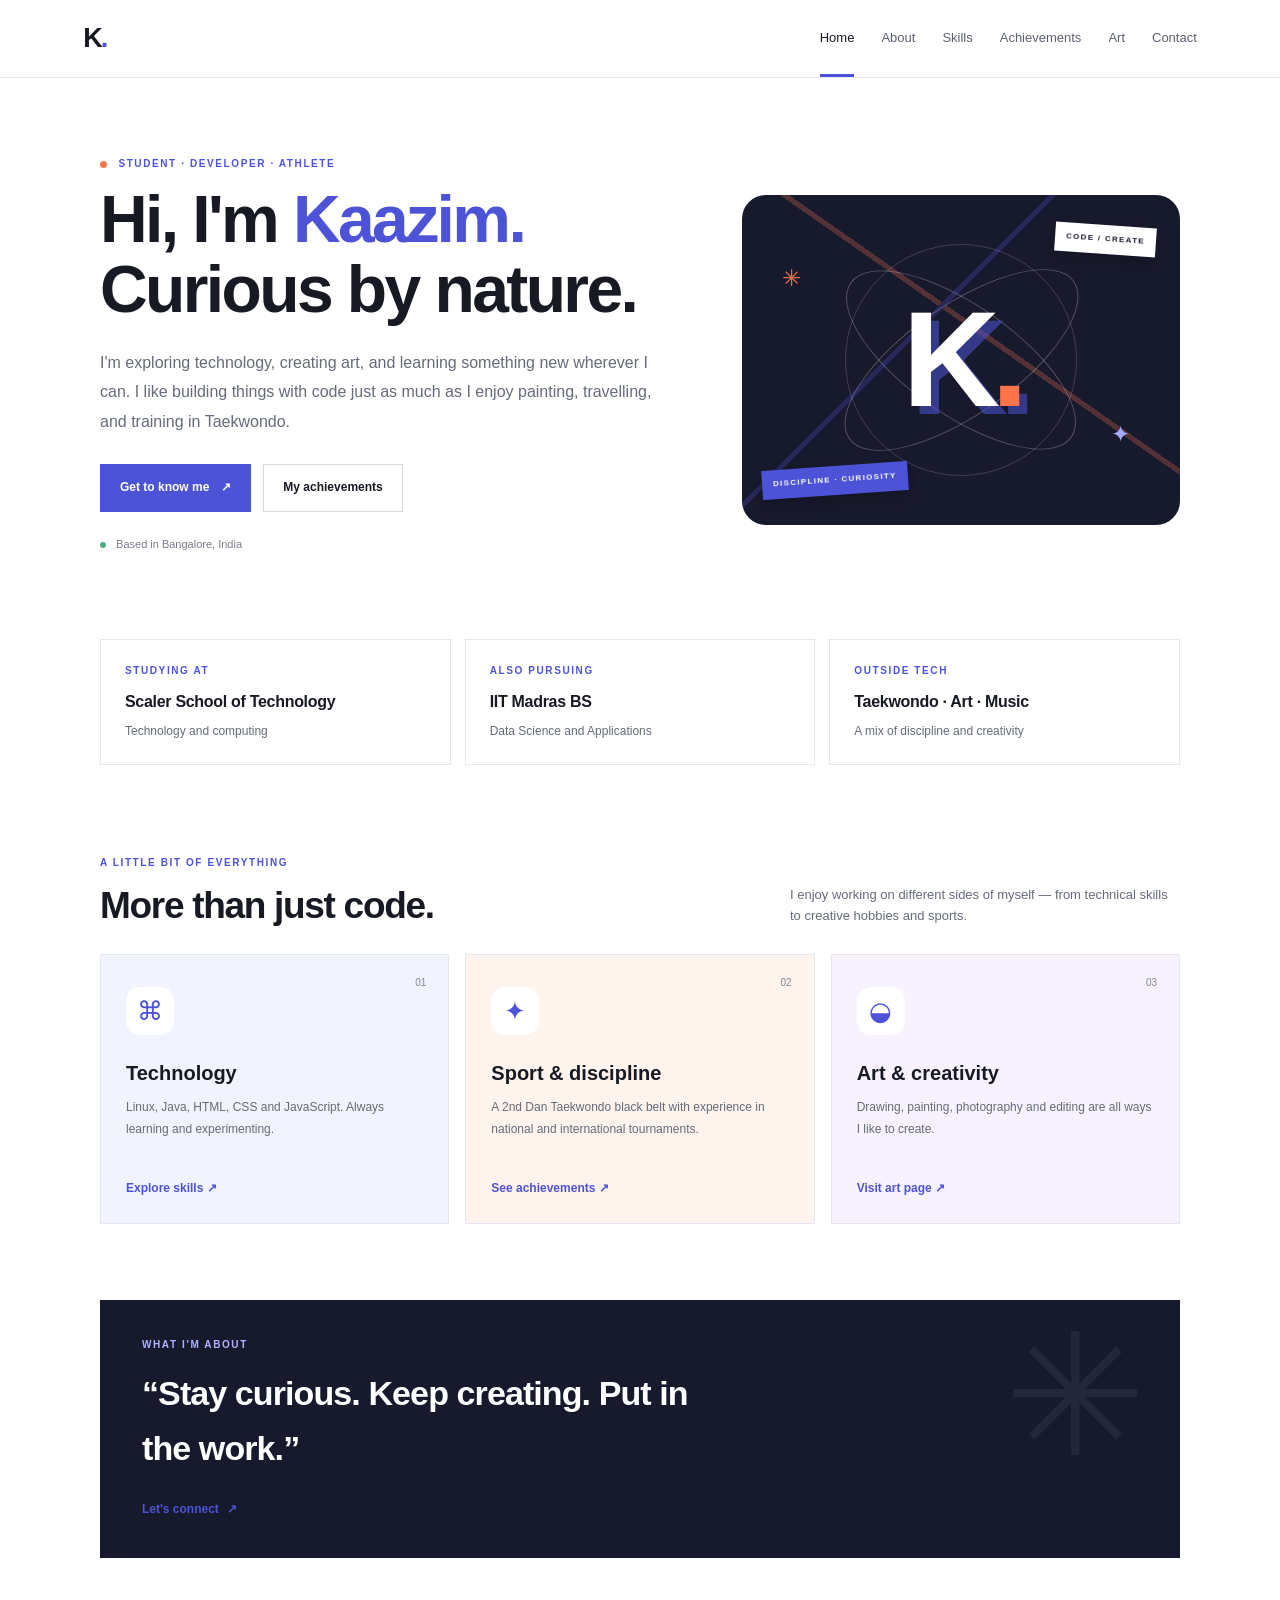
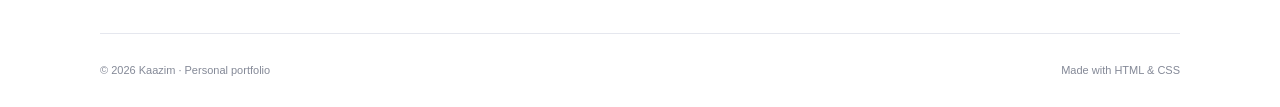
<file: index.html>
<!DOCTYPE html>
<html lang="en">
<head>
  <meta charset="UTF-8">
  <meta name="viewport" content="width=device-width, initial-scale=1.0">
  <title>Kaazim | Personal Portfolio</title>
  <link rel="stylesheet" href="style.css">
</head>
<body>
  <header class="site-header">
    <a class="logo" href="index.html">K<span>.</span></a>
    <nav class="main-nav" aria-label="Main navigation">
      <a class="active" href="index.html">Home</a>
      <a href="about.html">About</a>
      <a href="skills.html">Skills</a>
      <a href="achievements.html">Achievements</a>
      <a href="art.html">Art</a>
      <a href="contact.html">Contact</a>
    </nav>
  </header>

  <main>
    <section class="hero wrap">
      <div class="hero-copy">
        <p class="eyebrow"><span class="eyebrow-dot"></span> STUDENT · DEVELOPER · ATHLETE</p>
        <h1>Hi, I'm <span class="accent">Kaazim.</span><br>Curious by nature.</h1>
        <p class="hero-text">I'm exploring technology, creating art, and learning something new wherever I can. I like building things with code just as much as I enjoy painting, travelling, and training in Taekwondo.</p>
        <div class="button-row">
          <a class="button button-primary" href="about.html">Get to know me <span>↗</span></a>
          <a class="button button-outline" href="achievements.html">My achievements</a>
        </div>
        <p class="location-line"><span class="location-dot"></span> Based in Bangalore, India</p>
      </div>
      <div class="hero-art" aria-label="Decorative portfolio graphic">
        <div class="orbit orbit-one"></div>
        <div class="orbit orbit-two"></div>
        <div class="hero-initial">K<span>.</span></div>
        <div class="float-note note-top">CODE / CREATE</div>
        <div class="float-note note-bottom">DISCIPLINE · CURIOSITY</div>
        <div class="tiny-star star-one">✳</div>
        <div class="tiny-star star-two">✦</div>
      </div>
    </section>

    <section class="quick-facts wrap">
      <article class="fact-card"><p class="small-label">STUDYING AT</p><h2>Scaler School of Technology</h2><p>Technology and computing</p></article>
      <article class="fact-card"><p class="small-label">ALSO PURSUING</p><h2>IIT Madras BS</h2><p>Data Science and Applications</p></article>
      <article class="fact-card"><p class="small-label">OUTSIDE TECH</p><h2>Taekwondo · Art · Music</h2><p>A mix of discipline and creativity</p></article>
    </section>

    <section class="section wrap">
      <div class="section-heading">
        <div><p class="eyebrow">A LITTLE BIT OF EVERYTHING</p><h2>More than just code.</h2></div>
        <p class="section-intro">I enjoy working on different sides of myself — from technical skills to creative hobbies and sports.</p>
      </div>
      <div class="feature-grid">
        <a class="feature-card feature-blue" href="skills.html"><span class="feature-number">01</span><span class="feature-icon">⌘</span><h3>Technology</h3><p>Linux, Java, HTML, CSS and JavaScript. Always learning and experimenting.</p><span class="card-link">Explore skills ↗</span></a>
        <a class="feature-card feature-orange" href="achievements.html"><span class="feature-number">02</span><span class="feature-icon">✦</span><h3>Sport & discipline</h3><p>A 2nd Dan Taekwondo black belt with experience in national and international tournaments.</p><span class="card-link">See achievements ↗</span></a>
        <a class="feature-card feature-violet" href="art.html"><span class="feature-number">03</span><span class="feature-icon">◒</span><h3>Art & creativity</h3><p>Drawing, painting, photography and editing are all ways I like to create.</p><span class="card-link">Visit art page ↗</span></a>
      </div>
    </section>

    <section class="quote-band wrap">
      <p class="eyebrow">WHAT I'M ABOUT</p>
      <p class="quote-text">“Stay curious. Keep creating. Put in the work.”</p>
      <a class="text-link" href="contact.html">Let's connect <span>↗</span></a>
    </section>
  </main>

  <footer class="site-footer wrap"><p>© 2026 Kaazim · Personal portfolio</p><p>Made with HTML & CSS</p></footer>
</body>
</html>
</file>
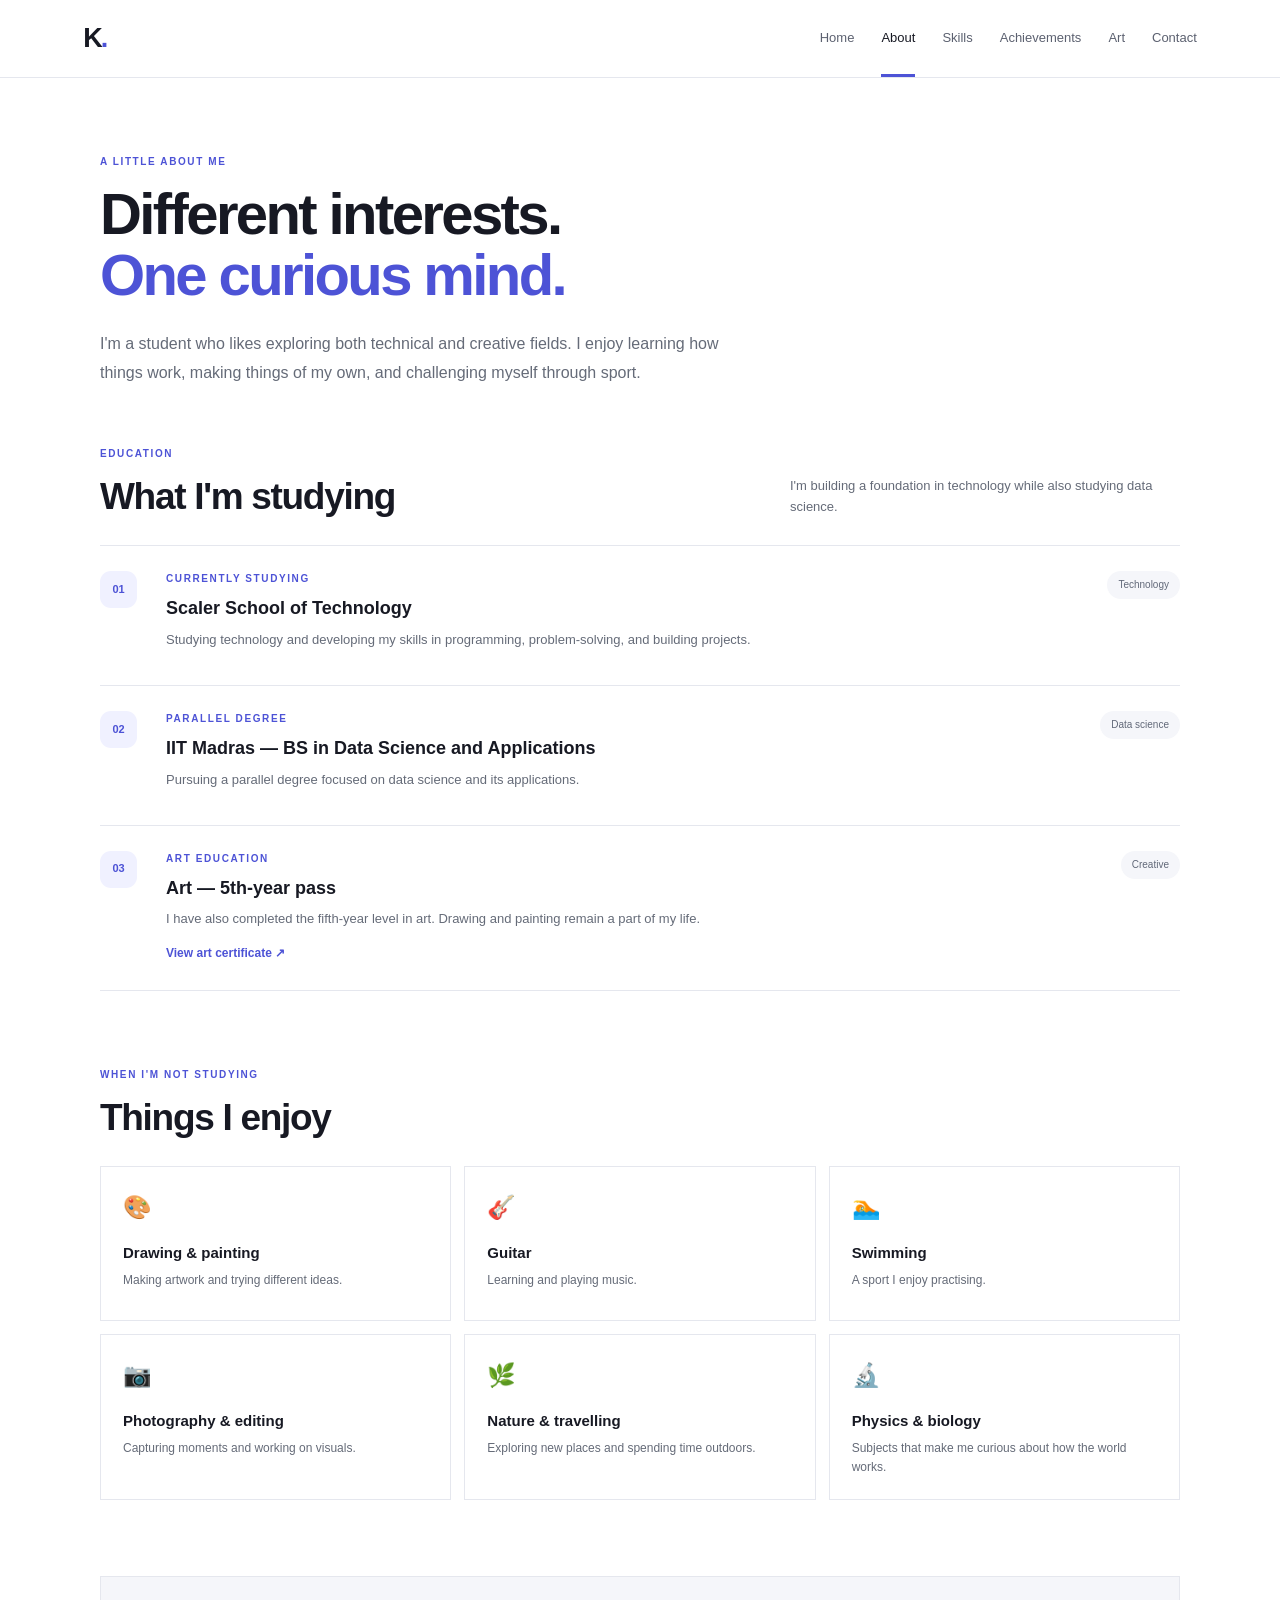
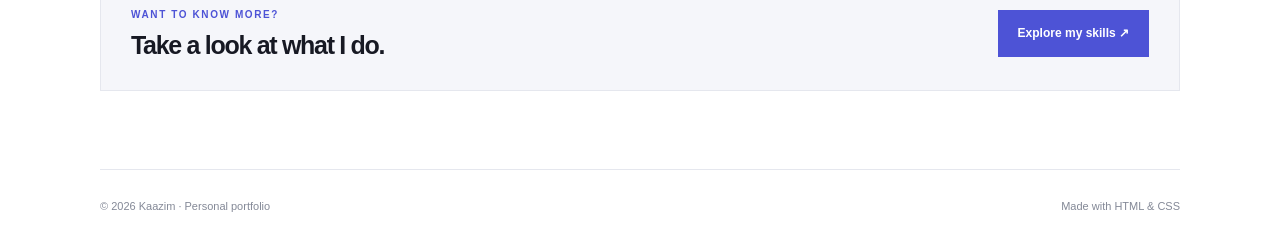
<file: about.html>
<!DOCTYPE html>
<html lang="en">
<head>
  <meta charset="UTF-8">
  <meta name="viewport" content="width=device-width, initial-scale=1.0">
  <title>About | Kaazim</title>
  <link rel="stylesheet" href="style.css">
</head>
<body>
  <header class="site-header">
    <a class="logo" href="index.html">K<span>.</span></a>
    <nav class="main-nav" aria-label="Main navigation">
      <a href="index.html">Home</a><a class="active" href="about.html">About</a><a href="skills.html">Skills</a><a href="achievements.html">Achievements</a><a href="art.html">Art</a><a href="contact.html">Contact</a>
    </nav>
  </header>
  <main class="wrap page-main">
    <section class="page-hero"><p class="eyebrow">A LITTLE ABOUT ME</p><h1>Different interests.<br><span class="accent">One curious mind.</span></h1><p class="page-lead">I'm a student who likes exploring both technical and creative fields. I enjoy learning how things work, making things of my own, and challenging myself through sport.</p></section>

    <section class="content-section">
      <div class="section-heading"><div><p class="eyebrow">EDUCATION</p><h2>What I'm studying</h2></div><p class="section-intro">I'm building a foundation in technology while also studying data science.</p></div>
      <div class="education-list">
        <article class="education-card"><div class="timeline-mark">01</div><div><p class="small-label">CURRENTLY STUDYING</p><h3>Scaler School of Technology</h3><p>Studying technology and developing my skills in programming, problem-solving, and building projects.</p></div><span class="tag">Technology</span></article>
        <article class="education-card"><div class="timeline-mark">02</div><div><p class="small-label">PARALLEL DEGREE</p><h3>IIT Madras — BS in Data Science and Applications</h3><p>Pursuing a parallel degree focused on data science and its applications.</p></div><span class="tag">Data science</span></article>
        <article class="education-card"><div class="timeline-mark">03</div><div><p class="small-label">ART EDUCATION</p><h3>Art — 5th-year pass</h3><p>I have also completed the fifth-year level in art. Drawing and painting remain a part of my life.</p><a class="text-link" href="https://photos.app.goo.gl/27GoSBvR2mU8kCiF9" target="_blank" rel="noopener noreferrer">View art certificate ↗</a></div><span class="tag">Creative</span></article>
      </div>
    </section>

    <section class="content-section">
      <div class="section-heading"><div><p class="eyebrow">WHEN I'M NOT STUDYING</p><h2>Things I enjoy</h2></div></div>
      <div class="interest-grid">
        <article class="interest-card"><span>🎨</span><h3>Drawing & painting</h3><p>Making artwork and trying different ideas.</p></article>
        <article class="interest-card"><span>🎸</span><h3>Guitar</h3><p>Learning and playing music.</p></article>
        <article class="interest-card"><span>🏊</span><h3>Swimming</h3><p>A sport I enjoy practising.</p></article>
        <article class="interest-card"><span>📷</span><h3>Photography & editing</h3><p>Capturing moments and working on visuals.</p></article>
        <article class="interest-card"><span>🌿</span><h3>Nature & travelling</h3><p>Exploring new places and spending time outdoors.</p></article>
        <article class="interest-card"><span>🔬</span><h3>Physics & biology</h3><p>Subjects that make me curious about how the world works.</p></article>
      </div>
    </section>
    <div class="bottom-cta"><div><p class="eyebrow">WANT TO KNOW MORE?</p><h2>Take a look at what I do.</h2></div><a class="button button-primary" href="skills.html">Explore my skills ↗</a></div>
  </main>
  <footer class="site-footer wrap"><p>© 2026 Kaazim · Personal portfolio</p><p>Made with HTML & CSS</p></footer>
</body>
</html>
</file>
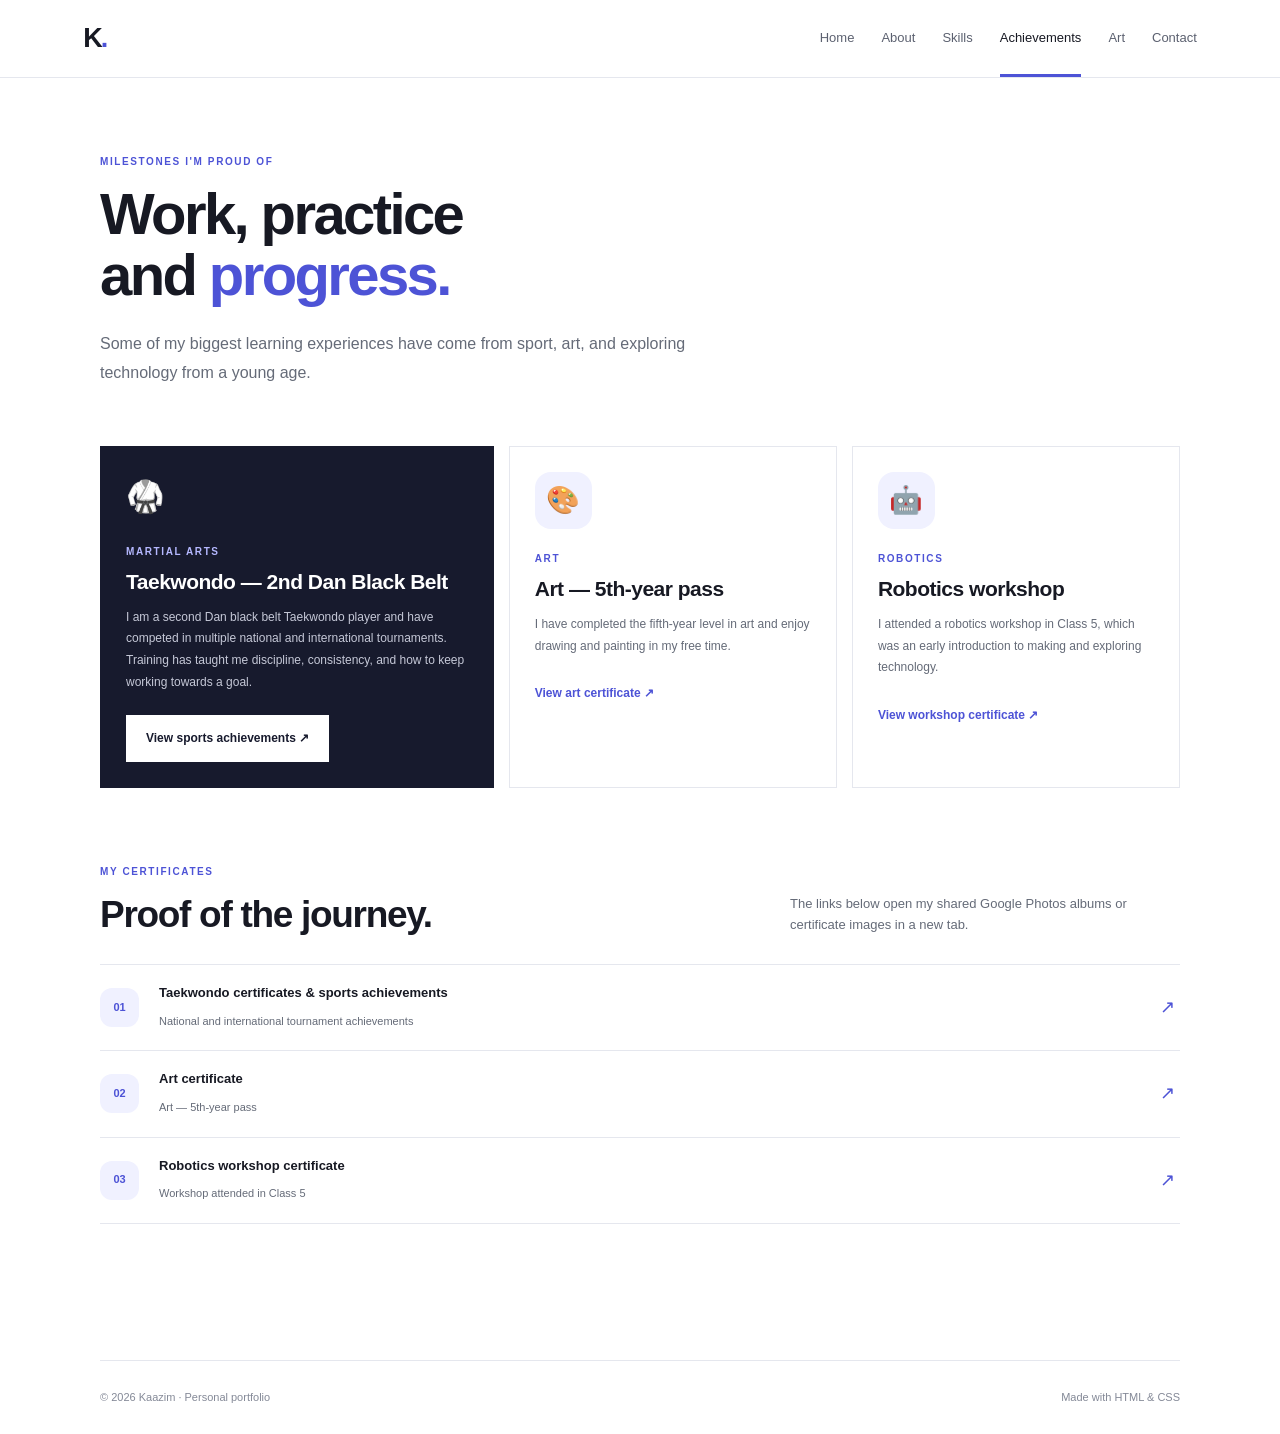
<file: achievements.html>
<!DOCTYPE html>
<html lang="en">
<head>
  <meta charset="UTF-8">
  <meta name="viewport" content="width=device-width, initial-scale=1.0">
  <title>Achievements | Kaazim</title>
  <link rel="stylesheet" href="style.css">
</head>
<body>
  <header class="site-header">
    <a class="logo" href="index.html">K<span>.</span></a>
    <nav class="main-nav" aria-label="Main navigation">
      <a href="index.html">Home</a><a href="about.html">About</a><a href="skills.html">Skills</a><a class="active" href="achievements.html">Achievements</a><a href="art.html">Art</a><a href="contact.html">Contact</a>
    </nav>
  </header>
  <main class="wrap page-main">
    <section class="page-hero"><p class="eyebrow">MILESTONES I'M PROUD OF</p><h1>Work, practice<br>and <span class="accent">progress.</span></h1><p class="page-lead">Some of my biggest learning experiences have come from sport, art, and exploring technology from a young age.</p></section>
    <section class="content-section achievement-grid">
      <article class="achievement-card main-achievement"><div class="achievement-symbol">🥋</div><p class="small-label">MARTIAL ARTS</p><h2>Taekwondo — 2nd Dan Black Belt</h2><p>I am a second Dan black belt Taekwondo player and have competed in multiple national and international tournaments. Training has taught me discipline, consistency, and how to keep working towards a goal.</p><a class="button button-light" href="https://photos.app.goo.gl/nwgV3AuLtT1JZhz67" target="_blank" rel="noopener noreferrer">View sports achievements ↗</a></article>
      <article class="achievement-card"><div class="achievement-symbol pale-symbol">🎨</div><p class="small-label">ART</p><h2>Art — 5th-year pass</h2><p>I have completed the fifth-year level in art and enjoy drawing and painting in my free time.</p><a class="text-link" href="https://photos.app.goo.gl/27GoSBvR2mU8kCiF9" target="_blank" rel="noopener noreferrer">View art certificate ↗</a></article>
      <article class="achievement-card"><div class="achievement-symbol pale-symbol">🤖</div><p class="small-label">ROBOTICS</p><h2>Robotics workshop</h2><p>I attended a robotics workshop in Class 5, which was an early introduction to making and exploring technology.</p><a class="text-link" href="https://photos.app.goo.gl/hW6c19dxDdfuroeK9" target="_blank" rel="noopener noreferrer">View workshop certificate ↗</a></article>
    </section>
    <section class="content-section"><div class="section-heading"><div><p class="eyebrow">MY CERTIFICATES</p><h2>Proof of the journey.</h2></div><p class="section-intro">The links below open my shared Google Photos albums or certificate images in a new tab.</p></div><div class="certificate-list"><a href="https://photos.app.goo.gl/nwgV3AuLtT1JZhz67" target="_blank" rel="noopener noreferrer"><span class="certificate-icon">01</span><span><strong>Taekwondo certificates & sports achievements</strong><small>National and international tournament achievements</small></span><span class="arrow">↗</span></a><a href="https://photos.app.goo.gl/27GoSBvR2mU8kCiF9" target="_blank" rel="noopener noreferrer"><span class="certificate-icon">02</span><span><strong>Art certificate</strong><small>Art — 5th-year pass</small></span><span class="arrow">↗</span></a><a href="https://photos.app.goo.gl/hW6c19dxDdfuroeK9" target="_blank" rel="noopener noreferrer"><span class="certificate-icon">03</span><span><strong>Robotics workshop certificate</strong><small>Workshop attended in Class 5</small></span><span class="arrow">↗</span></a></div></section>
  </main>
  <footer class="site-footer wrap"><p>© 2026 Kaazim · Personal portfolio</p><p>Made with HTML & CSS</p></footer>
</body>
</html>
</file>
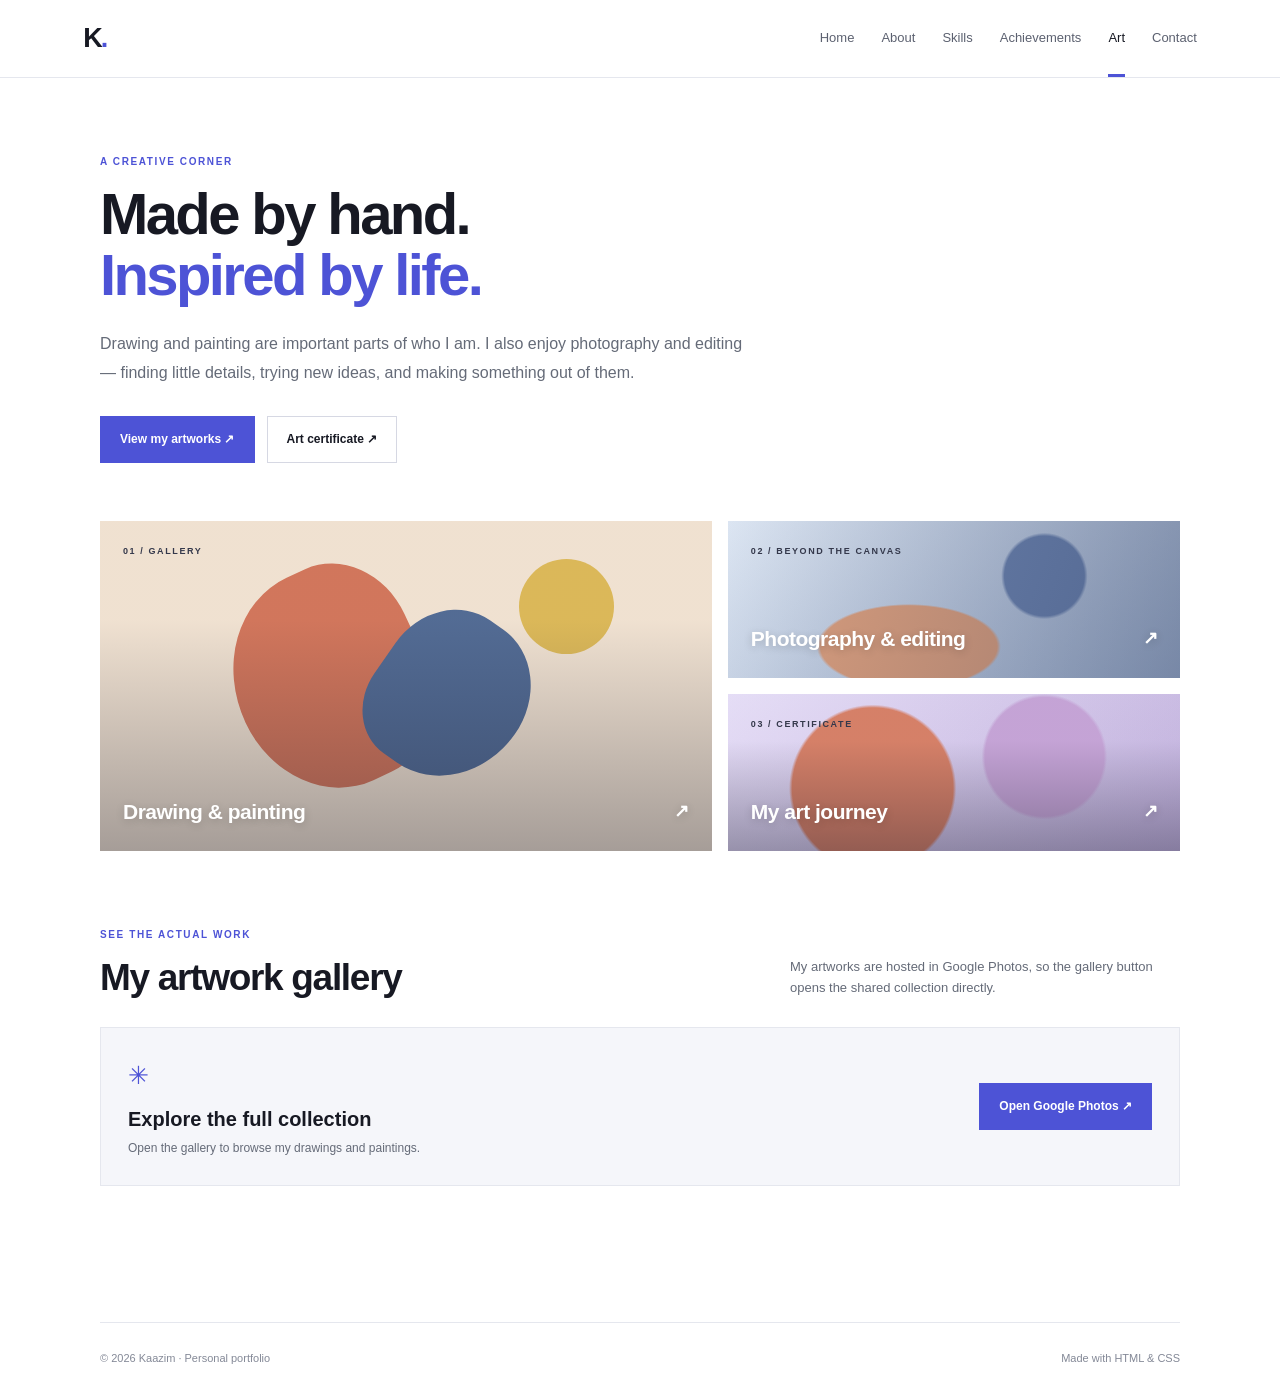
<file: art.html>
<!DOCTYPE html>
<html lang="en">
<head>
  <meta charset="UTF-8">
  <meta name="viewport" content="width=device-width, initial-scale=1.0">
  <title>Art & Creativity | Kaazim</title>
  <link rel="stylesheet" href="style.css">
</head>
<body>
  <header class="site-header">
    <a class="logo" href="index.html">K<span>.</span></a>
    <nav class="main-nav" aria-label="Main navigation">
      <a href="index.html">Home</a><a href="about.html">About</a><a href="skills.html">Skills</a><a href="achievements.html">Achievements</a><a class="active" href="art.html">Art</a><a href="contact.html">Contact</a>
    </nav>
  </header>
  <main class="wrap page-main">
    <section class="page-hero"><p class="eyebrow">A CREATIVE CORNER</p><h1>Made by hand.<br><span class="accent">Inspired by life.</span></h1><p class="page-lead">Drawing and painting are important parts of who I am. I also enjoy photography and editing — finding little details, trying new ideas, and making something out of them.</p><div class="button-row"><a class="button button-primary" href="https://photos.app.goo.gl/7Mr7DbwCWNEZx73t9" target="_blank" rel="noopener noreferrer">View my artworks ↗</a><a class="button button-outline" href="https://photos.app.goo.gl/27GoSBvR2mU8kCiF9" target="_blank" rel="noopener noreferrer">Art certificate ↗</a></div></section>
    <section class="content-section art-panels">
      <a class="art-panel art-panel-one" href="https://photos.app.goo.gl/7Mr7DbwCWNEZx73t9" target="_blank" rel="noopener noreferrer"><span class="art-shape shape-one"></span><span class="art-shape shape-two"></span><span class="art-shape shape-three"></span><span class="panel-count">01 / GALLERY</span><span class="panel-title">Drawing & painting <b>↗</b></span></a>
      <div class="art-side-panels"><a class="art-panel art-panel-two" href="about.html"><span class="panel-count">02 / BEYOND THE CANVAS</span><span class="panel-title">Photography & editing <b>↗</b></span></a><a class="art-panel art-panel-three" href="https://photos.app.goo.gl/27GoSBvR2mU8kCiF9" target="_blank" rel="noopener noreferrer"><span class="panel-count">03 / CERTIFICATE</span><span class="panel-title">My art journey <b>↗</b></span></a></div>
    </section>
    <section class="content-section"><div class="section-heading"><div><p class="eyebrow">SEE THE ACTUAL WORK</p><h2>My artwork gallery</h2></div><p class="section-intro">My artworks are hosted in Google Photos, so the gallery button opens the shared collection directly.</p></div><div class="gallery-callout"><div><span class="gallery-icon">✳</span><h3>Explore the full collection</h3><p>Open the gallery to browse my drawings and paintings.</p></div><a class="button button-primary" href="https://photos.app.goo.gl/7Mr7DbwCWNEZx73t9" target="_blank" rel="noopener noreferrer">Open Google Photos ↗</a></div></section>
  </main>
  <footer class="site-footer wrap"><p>© 2026 Kaazim · Personal portfolio</p><p>Made with HTML & CSS</p></footer>
</body>
</html>
</file>
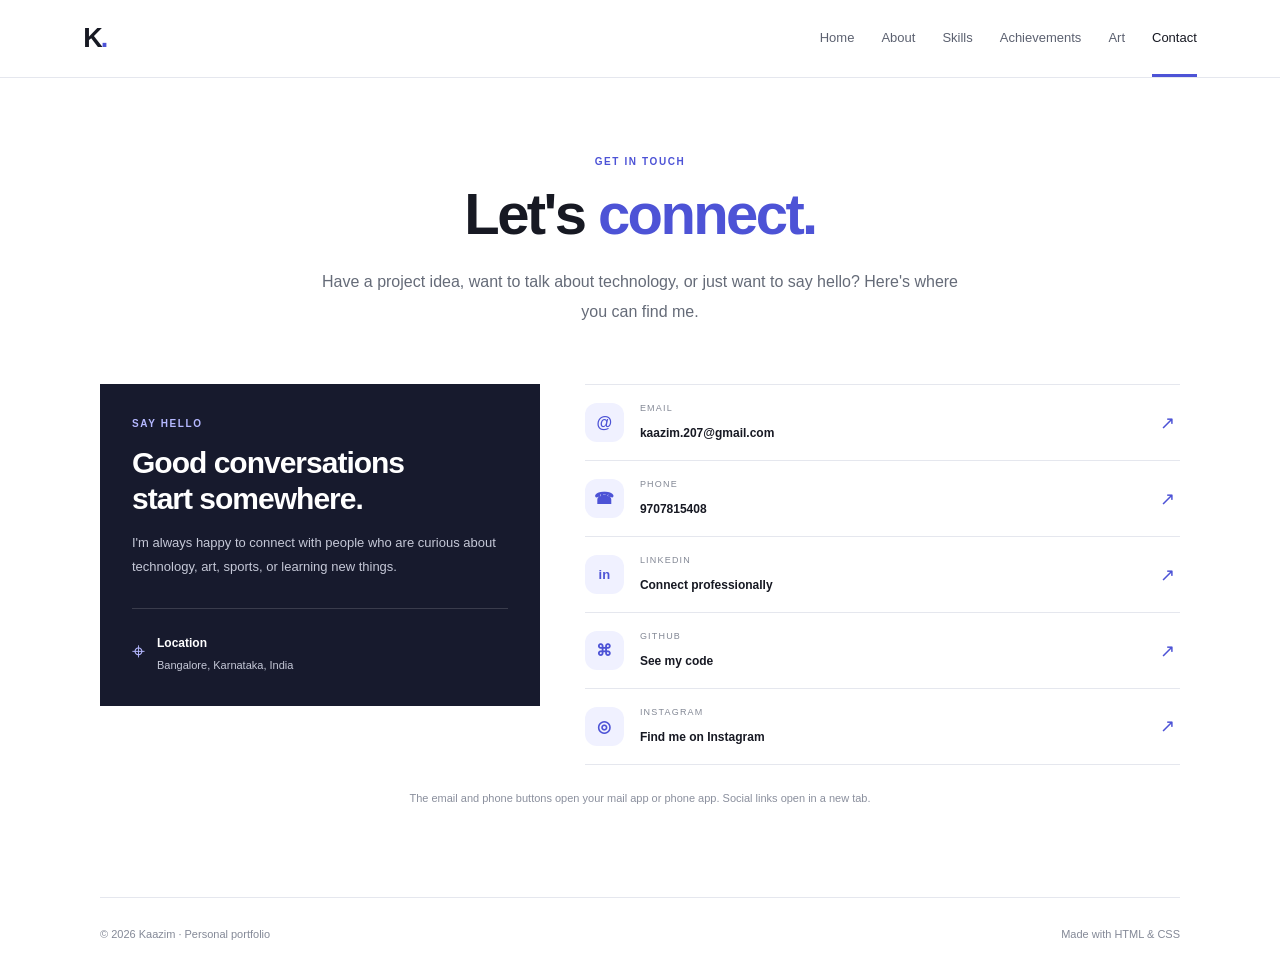
<file: contact.html>
<!DOCTYPE html>
<html lang="en">
<head>
  <meta charset="UTF-8">
  <meta name="viewport" content="width=device-width, initial-scale=1.0">
  <title>Contact | Kaazim</title>
  <link rel="stylesheet" href="style.css">
</head>
<body>
  <header class="site-header">
    <a class="logo" href="index.html">K<span>.</span></a>
    <nav class="main-nav" aria-label="Main navigation">
      <a href="index.html">Home</a><a href="about.html">About</a><a href="skills.html">Skills</a><a href="achievements.html">Achievements</a><a href="art.html">Art</a><a class="active" href="contact.html">Contact</a>
    </nav>
  </header>
  <main class="wrap page-main contact-main">
    <section class="page-hero centered-hero"><p class="eyebrow">GET IN TOUCH</p><h1>Let's <span class="accent">connect.</span></h1><p class="page-lead">Have a project idea, want to talk about technology, or just want to say hello? Here's where you can find me.</p></section>
    <section class="contact-layout">
      <div class="contact-note"><p class="eyebrow">SAY HELLO</p><h2>Good conversations<br>start somewhere.</h2><p>I'm always happy to connect with people who are curious about technology, art, sports, or learning new things.</p><div class="contact-location"><span>⌖</span><div><strong>Location</strong><p>Bangalore, Karnataka, India</p></div></div></div>
      <div class="contact-links">
        <a class="contact-link" href="mailto:kaazim.207@gmail.com"><span class="contact-icon">@</span><span><small>EMAIL</small><strong>kaazim.207@gmail.com</strong></span><span class="arrow">↗</span></a>
        <a class="contact-link" href="tel:+919707815408"><span class="contact-icon">☎</span><span><small>PHONE</small><strong>9707815408</strong></span><span class="arrow">↗</span></a>
        <a class="contact-link" href="https://www.linkedin.com/in/abtahee-kaazim-53943342b/" target="_blank" rel="noopener noreferrer"><span class="contact-icon contact-in">in</span><span><small>LINKEDIN</small><strong>Connect professionally</strong></span><span class="arrow">↗</span></a>
        <a class="contact-link" href="https://github.com/kaazim207-sudo" target="_blank" rel="noopener noreferrer"><span class="contact-icon">⌘</span><span><small>GITHUB</small><strong>See my code</strong></span><span class="arrow">↗</span></a>
        <a class="contact-link" href="https://instagram.com/_kaaazimmmm_/" target="_blank" rel="noopener noreferrer"><span class="contact-icon">◎</span><span><small>INSTAGRAM</small><strong>Find me on Instagram</strong></span><span class="arrow">↗</span></a>
      </div>
    </section>
    <p class="contact-small-note">The email and phone buttons open your mail app or phone app. Social links open in a new tab.</p>
  </main>
  <footer class="site-footer wrap"><p>© 2026 Kaazim · Personal portfolio</p><p>Made with HTML & CSS</p></footer>
</body>
</html>
</file>
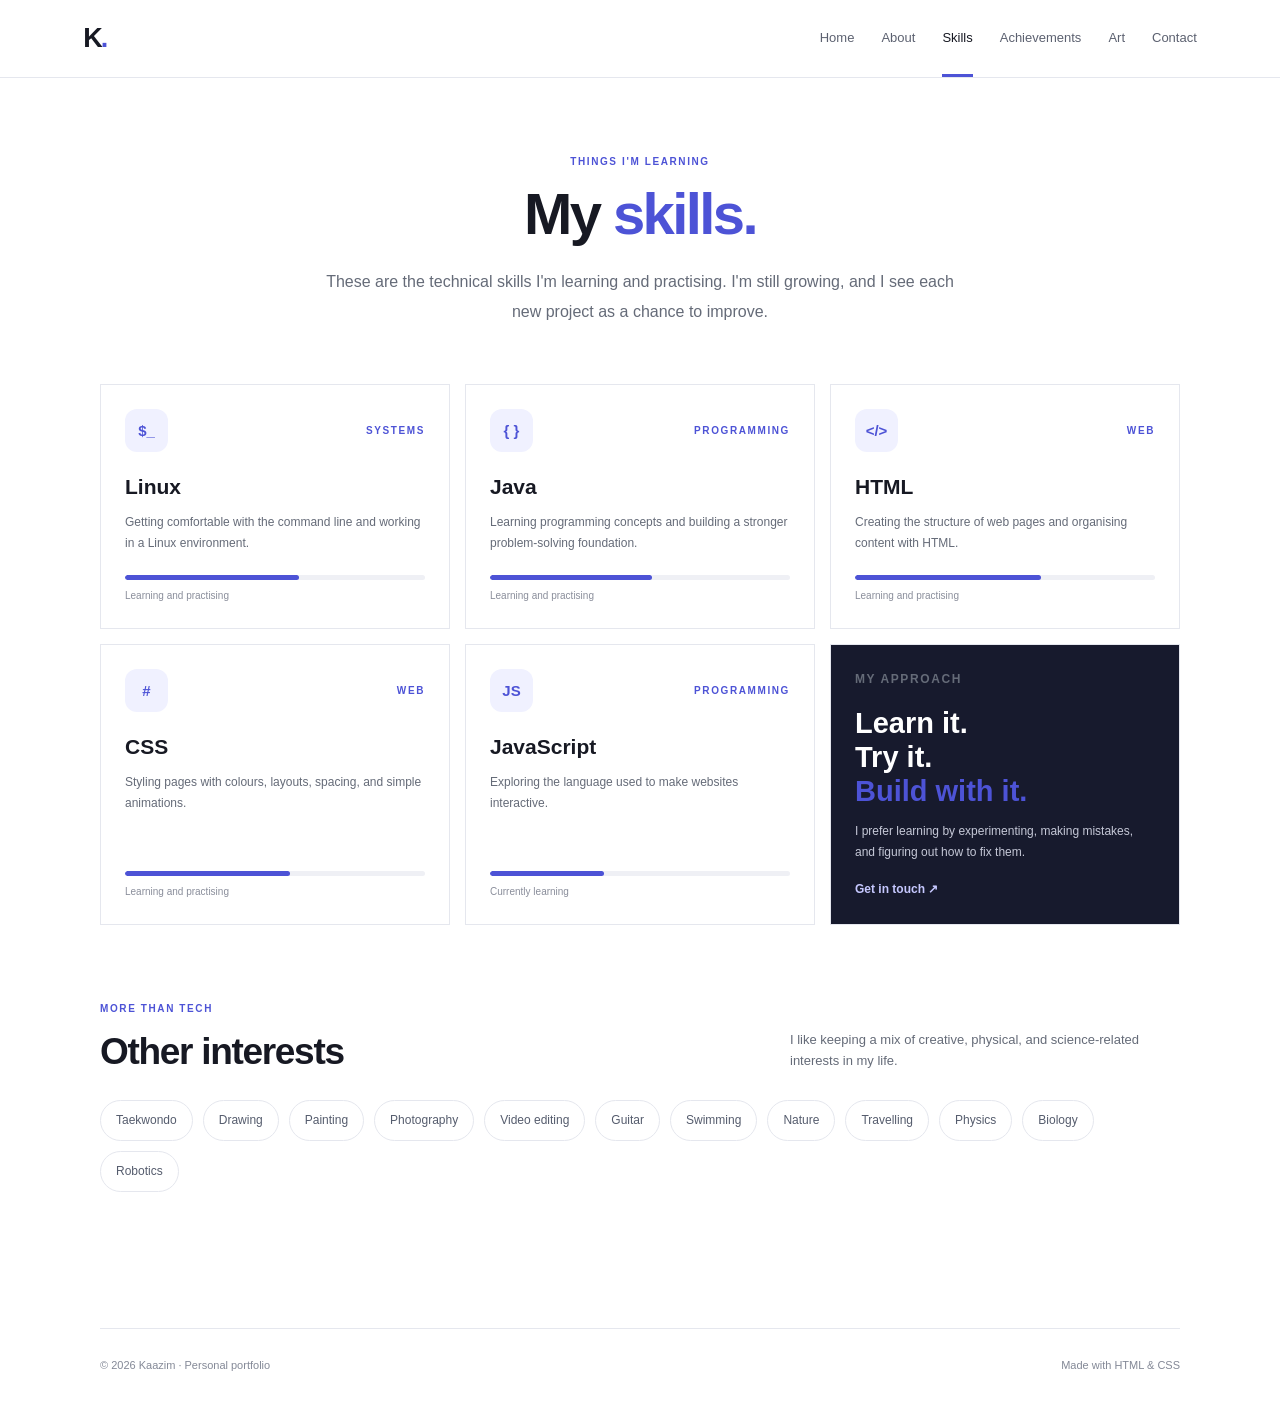
<file: skills.html>
<!DOCTYPE html>
<html lang="en">
<head>
  <meta charset="UTF-8">
  <meta name="viewport" content="width=device-width, initial-scale=1.0">
  <title>Skills | Kaazim</title>
  <link rel="stylesheet" href="style.css">
</head>
<body>
  <header class="site-header">
    <a class="logo" href="index.html">K<span>.</span></a>
    <nav class="main-nav" aria-label="Main navigation">
      <a href="index.html">Home</a><a href="about.html">About</a><a class="active" href="skills.html">Skills</a><a href="achievements.html">Achievements</a><a href="art.html">Art</a><a href="contact.html">Contact</a>
    </nav>
  </header>
  <main class="wrap page-main">
    <section class="page-hero centered-hero"><p class="eyebrow">THINGS I'M LEARNING</p><h1>My <span class="accent">skills.</span></h1><p class="page-lead">These are the technical skills I'm learning and practising. I'm still growing, and I see each new project as a chance to improve.</p></section>
    <section class="content-section skill-grid">
      <article class="skill-card"><div class="skill-top"><span class="skill-icon">$_</span><p class="small-label">SYSTEMS</p></div><h2>Linux</h2><p>Getting comfortable with the command line and working in a Linux environment.</p><div class="skill-line"><span style="width: 58%"></span></div><p class="skill-caption">Learning and practising</p></article>
      <article class="skill-card"><div class="skill-top"><span class="skill-icon">{ }</span><p class="small-label">PROGRAMMING</p></div><h2>Java</h2><p>Learning programming concepts and building a stronger problem-solving foundation.</p><div class="skill-line"><span style="width: 54%"></span></div><p class="skill-caption">Learning and practising</p></article>
      <article class="skill-card"><div class="skill-top"><span class="skill-icon">&lt;/&gt;</span><p class="small-label">WEB</p></div><h2>HTML</h2><p>Creating the structure of web pages and organising content with HTML.</p><div class="skill-line"><span style="width: 62%"></span></div><p class="skill-caption">Learning and practising</p></article>
      <article class="skill-card"><div class="skill-top"><span class="skill-icon">#</span><p class="small-label">WEB</p></div><h2>CSS</h2><p>Styling pages with colours, layouts, spacing, and simple animations.</p><div class="skill-line"><span style="width: 55%"></span></div><p class="skill-caption">Learning and practising</p></article>
      <article class="skill-card"><div class="skill-top"><span class="skill-icon">JS</span><p class="small-label">PROGRAMMING</p></div><h2>JavaScript</h2><p>Exploring the language used to make websites interactive.</p><div class="skill-line"><span style="width: 38%"></span></div><p class="skill-caption">Currently learning</p></article>
      <article class="skill-card skill-note"><p class="eyebrow">MY APPROACH</p><h2>Learn it.<br>Try it.<br><span class="accent">Build with it.</span></h2><p>I prefer learning by experimenting, making mistakes, and figuring out how to fix them.</p><a class="text-link" href="contact.html">Get in touch ↗</a></article>
    </section>
    <section class="content-section"><div class="section-heading"><div><p class="eyebrow">MORE THAN TECH</p><h2>Other interests</h2></div><p class="section-intro">I like keeping a mix of creative, physical, and science-related interests in my life.</p></div><div class="tag-cloud"><span>Taekwondo</span><span>Drawing</span><span>Painting</span><span>Photography</span><span>Video editing</span><span>Guitar</span><span>Swimming</span><span>Nature</span><span>Travelling</span><span>Physics</span><span>Biology</span><span>Robotics</span></div></section>
  </main>
  <footer class="site-footer wrap"><p>© 2026 Kaazim · Personal portfolio</p><p>Made with HTML & CSS</p></footer>
</body>
</html>
</file>
<file: style.css>
/* Main styles for Kaazim's portfolio. Change the colours here if you want a different look. */
:root {
  --ink: #171923;
  --muted: #656b78;
  --paper: #ffffff;
  --soft: #f5f6fa;
  --line: #e5e7ee;
  --blue: #4d53d6;
  --blue-dark: #373cb1;
  --orange: #ff744b;
  --navy: #171a2d;
  --radius: 18px;
}

* { box-sizing: border-box; }
html { scroll-behavior: smooth; }
body { margin: 0; background: var(--paper); color: var(--ink); font-family: Arial, Helvetica, sans-serif; line-height: 1.6; }
a { color: inherit; text-decoration: none; }
.site-header { min-height: 76px; padding: 0 6.5%; display: flex; align-items: center; justify-content: space-between; gap: 24px; border-bottom: 1px solid var(--line); background: rgba(255,255,255,0.96); position: sticky; top: 0; z-index: 10; }
.logo { font-size: 27px; font-weight: 800; letter-spacing: -2px; }
.logo span, .accent { color: var(--blue); }
.main-nav { display: flex; align-items: center; gap: 27px; flex-wrap: wrap; }
.main-nav a { color: #5c6170; font-size: 13px; padding: 28px 0 25px; border-bottom: 3px solid transparent; transition: color .2s ease, border-color .2s ease; }
.main-nav a:hover, .main-nav a.active { color: var(--ink); border-bottom-color: var(--blue); }
.wrap { width: min(1080px, 87%); margin: 0 auto; }
.hero { padding-top: 78px; padding-bottom: 75px; min-height: 500px; display: grid; grid-template-columns: 1.15fr .85fr; align-items: center; gap: 50px; }
.eyebrow, .small-label { font-size: 10px; letter-spacing: 1.6px; font-weight: 700; color: var(--blue); margin: 0 0 13px; }
.eyebrow-dot, .location-dot { display: inline-block; height: 7px; width: 7px; border-radius: 50%; background: var(--orange); margin-right: 7px; vertical-align: middle; }
h1, h2, h3, p { margin-top: 0; }
h1 { font-size: clamp(42px, 5.3vw, 66px); line-height: 1.06; letter-spacing: -2.6px; margin-bottom: 23px; }
.hero-text, .page-lead { font-size: 16px; line-height: 1.85; color: var(--muted); max-width: 555px; }
.button-row { display: flex; gap: 12px; flex-wrap: wrap; margin-top: 28px; }
.button { display: inline-flex; align-items: center; justify-content: center; gap: 12px; padding: 13px 19px; border: 1px solid var(--blue); font-size: 12px; font-weight: 700; transition: transform .2s ease, background .2s ease, box-shadow .2s ease; }
.button:hover { transform: translateY(-3px); box-shadow: 0 7px 18px rgba(42,45,95,.12); }
.button-primary { background: var(--blue); color: #fff; }
.button-primary:hover { background: var(--blue-dark); }
.button-outline { background: #fff; color: var(--ink); border-color: #d6d8e3; }
.location-line { margin-top: 24px; color: #777d89; font-size: 11px; }
.location-dot { background: #4caf83; height: 6px; width: 6px; }
.hero-art { position: relative; height: 330px; border-radius: 24px; background: var(--navy); display: grid; place-items: center; overflow: hidden; isolation: isolate; animation: rise-in .7s ease both; }
.hero-art:before { content: ""; position: absolute; inset: 0; opacity: .26; background: linear-gradient(135deg, transparent 40%, #4d53d6 40%, #4d53d6 41%, transparent 41%), linear-gradient(35deg, transparent 56%, #ff744b 56%, #ff744b 57%, transparent 57%); }
.hero-art:after { content: ""; width: 230px; height: 230px; position: absolute; border-radius: 50%; border: 1px solid rgba(255,255,255,.17); }
.hero-initial { font-size: 135px; font-weight: 800; letter-spacing: -9px; color: #fff; position: relative; z-index: 2; text-shadow: 8px 8px 0 rgba(77,83,214,.55); }
.hero-initial span { color: var(--orange); }
.orbit { position: absolute; border: 1px solid rgba(255,255,255,.25); border-radius: 50%; z-index: 1; }
.orbit-one { width: 275px; height: 110px; transform: rotate(-35deg); }
.orbit-two { width: 270px; height: 110px; transform: rotate(35deg); }
.float-note { position: absolute; z-index: 3; background: #fff; padding: 8px 11px; font-size: 8px; letter-spacing: 1.3px; font-weight: 700; color: var(--navy); box-shadow: 0 6px 15px rgba(0,0,0,.2); }
.note-top { top: 30px; right: 24px; transform: rotate(4deg); }
.note-bottom { bottom: 30px; left: 20px; color: #fff; background: var(--blue); transform: rotate(-4deg); }
.tiny-star { position: absolute; color: var(--orange); font-size: 23px; z-index: 2; }
.star-one { top: 65px; left: 40px; }.star-two { right: 50px; bottom: 72px; color: #a4a8ff; }
.quick-facts { display: grid; grid-template-columns: repeat(3, 1fr); gap: 14px; margin-bottom: 90px; }
.fact-card { padding: 23px 24px; border: 1px solid var(--line); background: #fff; transition: border-color .2s ease, transform .2s ease; }
.fact-card:hover { border-color: #c4c7f7; transform: translateY(-3px); }
.fact-card .small-label { margin-bottom: 10px; }
.fact-card h2 { font-size: 16px; margin-bottom: 7px; letter-spacing: -.3px; }
.fact-card p:last-child { color: var(--muted); font-size: 12px; margin-bottom: 0; }
.section { padding-bottom: 76px; }
.section-heading { display: flex; justify-content: space-between; align-items: end; gap: 30px; margin-bottom: 26px; }
.section-heading h2, .bottom-cta h2 { margin-bottom: 0; font-size: clamp(27px, 3.2vw, 37px); letter-spacing: -1.3px; line-height: 1.2; }
.section-intro { max-width: 390px; color: var(--muted); font-size: 13px; margin-bottom: 2px; }
.feature-grid { display: grid; grid-template-columns: repeat(3, 1fr); gap: 16px; }
.feature-card { position: relative; min-height: 270px; border: 1px solid var(--line); padding: 25px; display: flex; flex-direction: column; align-items: flex-start; transition: transform .25s ease, box-shadow .25s ease; overflow: hidden; }
.feature-card:hover { transform: translateY(-5px); box-shadow: 0 14px 30px rgba(27,31,55,.08); }
.feature-blue { background: #f1f3ff; }.feature-orange { background: #fff3ee; }.feature-violet { background: #f8f2ff; }
.feature-number { position: absolute; top: 20px; right: 22px; font-size: 10px; color: #818697; }
.feature-icon { font-size: 26px; width: 48px; height: 48px; display: grid; place-items: center; background: #fff; border-radius: 14px; margin: 7px 0 22px; color: var(--blue); }
.feature-card h3 { font-size: 20px; margin-bottom: 8px; }
.feature-card p { font-size: 12px; line-height: 1.8; color: var(--muted); margin-bottom: 18px; }
.card-link, .text-link { color: var(--blue); font-size: 12px; font-weight: 700; margin-top: auto; }
.card-link { padding-top: 5px; }.text-link span { padding-left: 5px; }
.quote-band { background: var(--navy); color: #fff; padding: 37px 42px; margin-bottom: 75px; position: relative; overflow: hidden; }
.quote-band:after { content: "✳"; position: absolute; right: 34px; top: -40px; font-size: 170px; color: rgba(255,255,255,.06); }
.quote-band .eyebrow { color: #aeb2ff; }.quote-text { font-size: clamp(23px, 3vw, 34px); font-weight: 700; letter-spacing: -.9px; max-width: 600px; margin-bottom: 20px; }
.site-footer { min-height: 74px; display: flex; justify-content: space-between; align-items: center; gap: 16px; border-top: 1px solid var(--line); color: #848997; font-size: 11px; }
.site-footer p { margin-bottom: 0; }
/* Inner pages */
.page-main { padding-bottom: 60px; }
.page-hero { padding: 76px 0 58px; max-width: 790px; }
.page-hero h1 { font-size: clamp(40px, 5vw, 58px); }
.page-lead { max-width: 650px; margin-bottom: 0; }
.centered-hero { text-align: center; margin-left: auto; margin-right: auto; }
.centered-hero .page-lead { margin-left: auto; margin-right: auto; }
.content-section { margin-bottom: 76px; }
.education-list { border-top: 1px solid var(--line); }
.education-card { padding: 25px 0; display: grid; grid-template-columns: 48px 1fr auto; gap: 18px; align-items: start; border-bottom: 1px solid var(--line); }
.timeline-mark { width: 37px; height: 37px; border-radius: 11px; background: #f0f1ff; color: var(--blue); display: grid; place-items: center; font-size: 11px; font-weight: 700; }
.education-card .small-label { margin-bottom: 7px; }
.education-card h3 { font-size: 18px; margin-bottom: 7px; }
.education-card p:not(.small-label) { color: var(--muted); font-size: 13px; max-width: 630px; margin-bottom: 9px; }
.tag { display: inline-block; background: var(--soft); color: #626979; border-radius: 30px; padding: 6px 11px; font-size: 10px; white-space: nowrap; }
.interest-grid { display: grid; grid-template-columns: repeat(3, 1fr); gap: 13px; }
.interest-card { border: 1px solid var(--line); padding: 22px; min-height: 155px; transition: transform .2s ease, border-color .2s ease; }
.interest-card:hover { transform: translateY(-3px); border-color: #c8caf5; }
.interest-card span { font-size: 23px; display: inline-block; margin-bottom: 15px; }
.interest-card h3 { font-size: 15px; margin-bottom: 6px; }
.interest-card p { font-size: 12px; color: var(--muted); margin-bottom: 0; }
.bottom-cta { padding: 30px; border: 1px solid var(--line); background: var(--soft); display: flex; justify-content: space-between; align-items: center; gap: 20px; margin-bottom: 18px; }
.bottom-cta .eyebrow { margin-bottom: 7px; }
.bottom-cta h2 { font-size: 25px; }
.skill-grid { display: grid; grid-template-columns: repeat(3, 1fr); gap: 15px; }
.skill-card { padding: 24px; border: 1px solid var(--line); min-height: 245px; display: flex; flex-direction: column; align-items: flex-start; transition: transform .2s ease, box-shadow .2s ease; }
.skill-card:hover { transform: translateY(-4px); box-shadow: 0 12px 25px rgba(20,25,45,.06); }
.skill-top { display: flex; align-items: center; justify-content: space-between; width: 100%; gap: 10px; margin-bottom: 18px; }
.skill-top .small-label { margin-bottom: 0; }
.skill-icon { width: 43px; height: 43px; display: grid; place-items: center; background: #f0f1ff; color: var(--blue); border-radius: 12px; font-size: 15px; font-weight: 700; }
.skill-card h2 { font-size: 21px; margin-bottom: 8px; }
.skill-card p:not(.small-label):not(.skill-caption) { color: var(--muted); font-size: 12px; line-height: 1.75; margin-bottom: 17px; }
.skill-line { height: 5px; width: 100%; background: #eff0f5; border-radius: 10px; margin-top: auto; overflow: hidden; }
.skill-line span { display: block; height: 100%; border-radius: 10px; background: var(--blue); }
.skill-caption { color: #8a8e9b; font-size: 10px; margin: 8px 0 0; }
.skill-note { background: var(--navy); color: #fff; }
.skill-note .eyebrow { color: #b5b8ff; }.skill-note h2 { font-size: 29px; line-height: 1.16; margin: 0 0 13px; }.skill-note p:not(.eyebrow) { color: #c5c8d7 !important; }.skill-note .text-link { color: #c6c8ff; }
.tag-cloud { display: flex; flex-wrap: wrap; gap: 10px; }
.tag-cloud span { border: 1px solid var(--line); border-radius: 30px; padding: 10px 15px; font-size: 12px; color: #555c6d; transition: border-color .2s ease, color .2s ease; }
.tag-cloud span:hover { border-color: var(--blue); color: var(--blue); }
.achievement-grid { display: grid; grid-template-columns: 1.2fr 1fr 1fr; gap: 15px; }
.achievement-card { padding: 25px; border: 1px solid var(--line); background: #fff; }
.main-achievement { background: var(--navy); color: white; border-color: var(--navy); }
.achievement-symbol { font-size: 31px; margin-bottom: 22px; }.pale-symbol { width: 57px; height: 57px; display: grid; place-items: center; border-radius: 16px; background: #f0f1ff; font-size: 27px; }
.achievement-card .small-label { margin-bottom: 8px; }.main-achievement .small-label { color: #b5b8ff; }
.achievement-card h2 { font-size: 21px; line-height: 1.3; letter-spacing: -.5px; margin-bottom: 12px; }
.achievement-card p:not(.small-label) { color: var(--muted); font-size: 12px; line-height: 1.8; margin-bottom: 22px; }
.main-achievement p:not(.small-label) { color: #c5c8d7; }
.button-light { background: #fff; color: var(--navy); border-color: #fff; }
.certificate-list { border-top: 1px solid var(--line); }
.certificate-list a { display: grid; grid-template-columns: 44px 1fr 20px; gap: 15px; align-items: center; padding: 18px 0; border-bottom: 1px solid var(--line); transition: padding .2s ease; }
.certificate-list a:hover { padding-left: 7px; }
.certificate-icon { width: 39px; height: 39px; display: grid; place-items: center; color: var(--blue); background: #f0f1ff; border-radius: 12px; font-size: 11px; font-weight: 700; }
.certificate-list strong { display: block; font-size: 13px; margin-bottom: 3px; }.certificate-list small { font-size: 11px; color: var(--muted); }.arrow { color: var(--blue); font-size: 18px; }
.art-panels { display: grid; grid-template-columns: 1.15fr .85fr; gap: 16px; }
.art-panel { position: relative; display: flex; flex-direction: column; justify-content: space-between; min-height: 330px; overflow: hidden; padding: 23px; isolation: isolate; }
.art-panel:before { content: ""; position: absolute; inset: 0; z-index: -2; }
.art-panel-one:before { background: #f4e5d4; }.art-panel-two:before { background: #dce7f7; }.art-panel-three:before { background: #e8e1f7; }
.art-panel:after { content: ""; position: absolute; inset: 0; z-index: -1; background: linear-gradient(180deg, rgba(20,23,40,.02) 30%, rgba(20,23,40,.35)); }
.art-shape { display: block; position: absolute; z-index: -1; border-radius: 50%; filter: saturate(.9); transition: transform .4s ease; }
.art-panel:hover .art-shape { transform: scale(1.08) rotate(8deg); }
.shape-one { height: 220px; width: 190px; background: #dd7658; top: 48px; left: 22%; border-radius: 58% 42% 46% 54%; transform: rotate(-25deg); }
.shape-two { height: 170px; width: 150px; background: #526d9b; top: 90px; left: 45%; border-radius: 48% 52% 60% 40%; transform: rotate(35deg); }
.shape-three { height: 95px; width: 95px; background: #e3bb4f; top: 38px; right: 16%; }
.art-side-panels { display: grid; gap: 16px; }.art-side-panels .art-panel { min-height: 157px; }
.art-panel-two:after { background: linear-gradient(110deg, rgba(25,40,76,.04), rgba(25,40,76,.35)); }
.art-panel-two:before { background-image: radial-gradient(circle at 70% 35%, #7188b4 0 12%, transparent 13%), radial-gradient(ellipse at 40% 80%, #e6a681 0 23%, transparent 24%), linear-gradient(135deg, #e4edf9, #aabbd7); }
.art-panel-three:before { background-image: radial-gradient(circle at 70% 40%, #c8a6d9 0 18%, transparent 19%), radial-gradient(circle at 32% 60%, #d98269 0 25%, transparent 26%), linear-gradient(140deg, #e9e1fa, #c3b2df); }
.panel-count { color: #34384b; font-size: 9px; font-weight: 700; letter-spacing: 1.6px; }.panel-title { display: flex; justify-content: space-between; align-items: center; gap: 15px; font-size: 21px; color: white; font-weight: 700; letter-spacing: -.5px; text-shadow: 0 2px 8px rgba(0,0,0,.18); }.panel-title b { font-size: 18px; }
.gallery-callout { padding: 27px; background: var(--soft); border: 1px solid var(--line); display: flex; justify-content: space-between; align-items: center; gap: 25px; }
.gallery-icon { color: var(--blue); font-size: 25px; }.gallery-callout h3 { font-size: 20px; margin: 8px 0 4px; }.gallery-callout p { color: var(--muted); font-size: 12px; margin: 0; }
.contact-main { padding-bottom: 78px; }.contact-layout { display: grid; grid-template-columns: .85fr 1.15fr; gap: 45px; align-items: start; }
.contact-note { background: var(--navy); padding: 32px; color: #fff; min-height: 320px; }
.contact-note .eyebrow { color: #b5b8ff; }.contact-note h2 { font-size: 30px; line-height: 1.2; letter-spacing: -1px; margin-bottom: 14px; }.contact-note > p:not(.eyebrow) { color: #c5c8d7; font-size: 13px; line-height: 1.8; }
.contact-location { display: flex; align-items: center; gap: 12px; margin-top: 30px; padding-top: 20px; border-top: 1px solid rgba(255,255,255,.15); }.contact-location > span { font-size: 23px; color: #b5b8ff; }.contact-location strong { font-size: 12px; }.contact-location p { margin: 2px 0 0; font-size: 11px; color: #c5c8d7; }
.contact-links { border-top: 1px solid var(--line); }.contact-link { display: grid; grid-template-columns: 42px 1fr 20px; align-items: center; gap: 13px; padding: 16px 0; border-bottom: 1px solid var(--line); transition: padding .2s ease; }.contact-link:hover { padding-left: 6px; }.contact-icon { width: 39px; height: 39px; display: grid; place-items: center; background: #f0f1ff; color: var(--blue); border-radius: 12px; font-size: 16px; font-weight: 700; }.contact-in { font-size: 13px; }.contact-link small { display: block; color: #838895; font-size: 9px; letter-spacing: 1.2px; margin-bottom: 3px; }.contact-link strong { font-size: 12px; overflow-wrap: anywhere; }.contact-small-note { text-align: center; font-size: 11px; color: #8a8f9d; margin-top: 25px; }
@keyframes rise-in { from { opacity: 0; transform: translateY(12px); } to { opacity: 1; transform: translateY(0); } }

@media (max-width: 800px) {
  .site-header { padding: 14px 6.5%; align-items: flex-start; flex-direction: column; gap: 7px; }
  .main-nav { gap: 18px; width: 100%; }
  .main-nav a { padding: 8px 0 7px; font-size: 12px; }
  .hero { grid-template-columns: 1fr; gap: 35px; padding-top: 55px; }
  .hero-art { height: 280px; }
  .quick-facts { grid-template-columns: 1fr; margin-bottom: 65px; }
  .fact-card { padding: 18px 20px; }
  .feature-grid, .interest-grid, .skill-grid { grid-template-columns: repeat(2, 1fr); }
  .achievement-grid { grid-template-columns: 1fr 1fr; }
  .main-achievement { grid-column: 1 / -1; }
  .section-heading { align-items: flex-start; flex-direction: column; gap: 12px; }
  .contact-layout { grid-template-columns: 1fr; gap: 25px; }
}
@media (max-width: 520px) {
  .wrap { width: 89%; }
  .site-header { padding-left: 5.5%; padding-right: 5.5%; }
  .main-nav { gap: 13px; }
  .main-nav a { font-size: 11px; }
  .hero { padding-top: 42px; padding-bottom: 48px; }
  h1 { letter-spacing: -1.7px; }
  .hero-text, .page-lead { font-size: 14px; }
  .hero-art { height: 250px; }
  .hero-initial { font-size: 110px; }
  .feature-grid, .interest-grid, .skill-grid, .achievement-grid, .art-panels { grid-template-columns: 1fr; }
  .main-achievement { grid-column: auto; }
  .feature-card { min-height: 240px; }
  .quote-band { padding: 28px 24px; margin-bottom: 50px; }
  .page-hero { padding: 53px 0 38px; }
  .content-section { margin-bottom: 52px; }
  .education-card { grid-template-columns: 38px 1fr; gap: 12px; }
  .education-card .tag { grid-column: 2; justify-self: start; }
  .bottom-cta, .gallery-callout { align-items: flex-start; flex-direction: column; }
  .bottom-cta h2 { font-size: 22px; }
  .art-side-panels { grid-template-columns: 1fr; }
  .art-panel { min-height: 260px; }
  .art-side-panels .art-panel { min-height: 180px; }
  .site-footer { flex-direction: column; justify-content: center; align-items: flex-start; padding: 18px 0; gap: 5px; }
  .contact-note { padding: 26px; }
}
</file>
